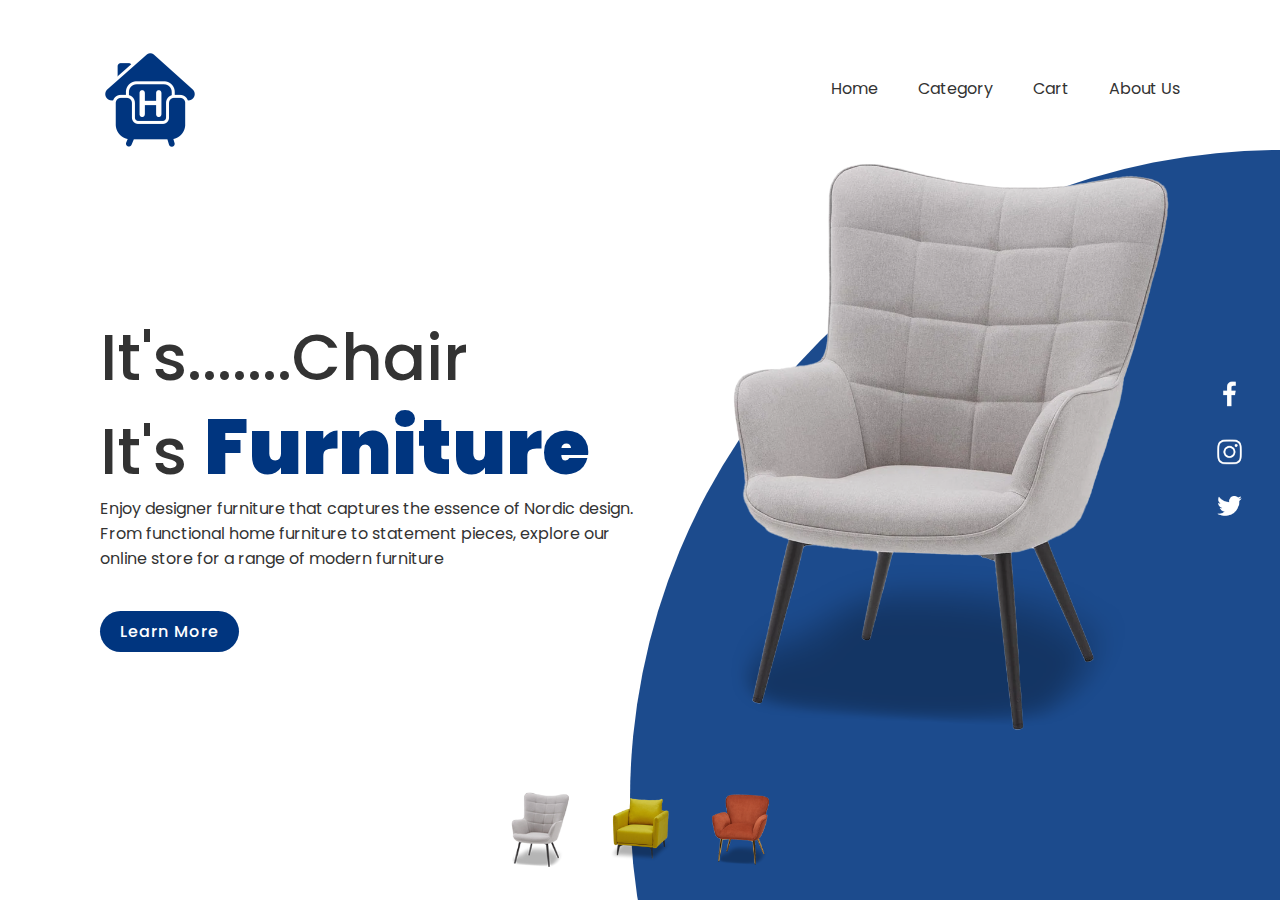
<file: htdocs/index.html>
<!DOCTYPE html>
<html lang="en">
<head>
  <meta charset="UTF-8">
  <title>Furniture</title>
  <link rel="stylesheet" href="../htdocs/css/style.css">
</head>
<body>
  <section>
    <div class="circle"></div>
    <header>
      <a href="#" class="logo"><img src="../htdocs/images/logo.png"></a>
      <ul>
        <li><a href="index.html">Home</a></li>
        <li class="dropdown">
          <a href="#">Category</a>
          <div class="dropdown-content">
            <a href="livingRoom.html">Living Room</a>
            <a href="#">Bedroom</a>
            <a href="#">Dining Room</a></li>
        <li><a href="cart.html">Cart</a></li>
        <li><a href="aboutUs.html">About Us</a></li>

      </ul>
    </header>
    <div class="content">
      <div class="textBox"><br>
        <h2>It's.......Chair<br>It's <span>Furniture</span></h2>
        <p>Enjoy designer furniture that captures the essence of Nordic design.<br> 
          From functional home furniture to statement pieces, explore our online 
          store for a range of modern furniture</p>
        <a href="#">Learn More</a>
      </div>
      <div class="imgBox">
        <img src="../htdocs/images/img1.png" class="furniture">
      </div>
    </div>
  <ul class="thumb">
      <li><img src="../htdocs/images/thumb1.png" onclick="imgSlider('../htdocs/images/img1.png')"></li>
      <li><img src="../htdocs/images/thumb2.png" onclick="imgSlider('../htdocs/images/img2.png')"></li>
      <li><img src="../htdocs/images/thumb3.png" onclick="imgSlider('../htdocs/images/img3.png')"></li>
    </ul>
    <ul class="sci">
      <li><a href="#"><img src="../htdocs/images/facebook.png"></a></li>
      <li><a href="#"><img src="../htdocs/images/instagram.png"></a></li>
      <li><a href="#"><img src="../htdocs/images/twitter.png"></a></li>
    </ul>
  </section>

  <script type="text/javascript">
    function imgSlider(anything){
      document.querySelector('.furniture').src = anything;
    }
  </script>
  
</body>
</html>
</file>
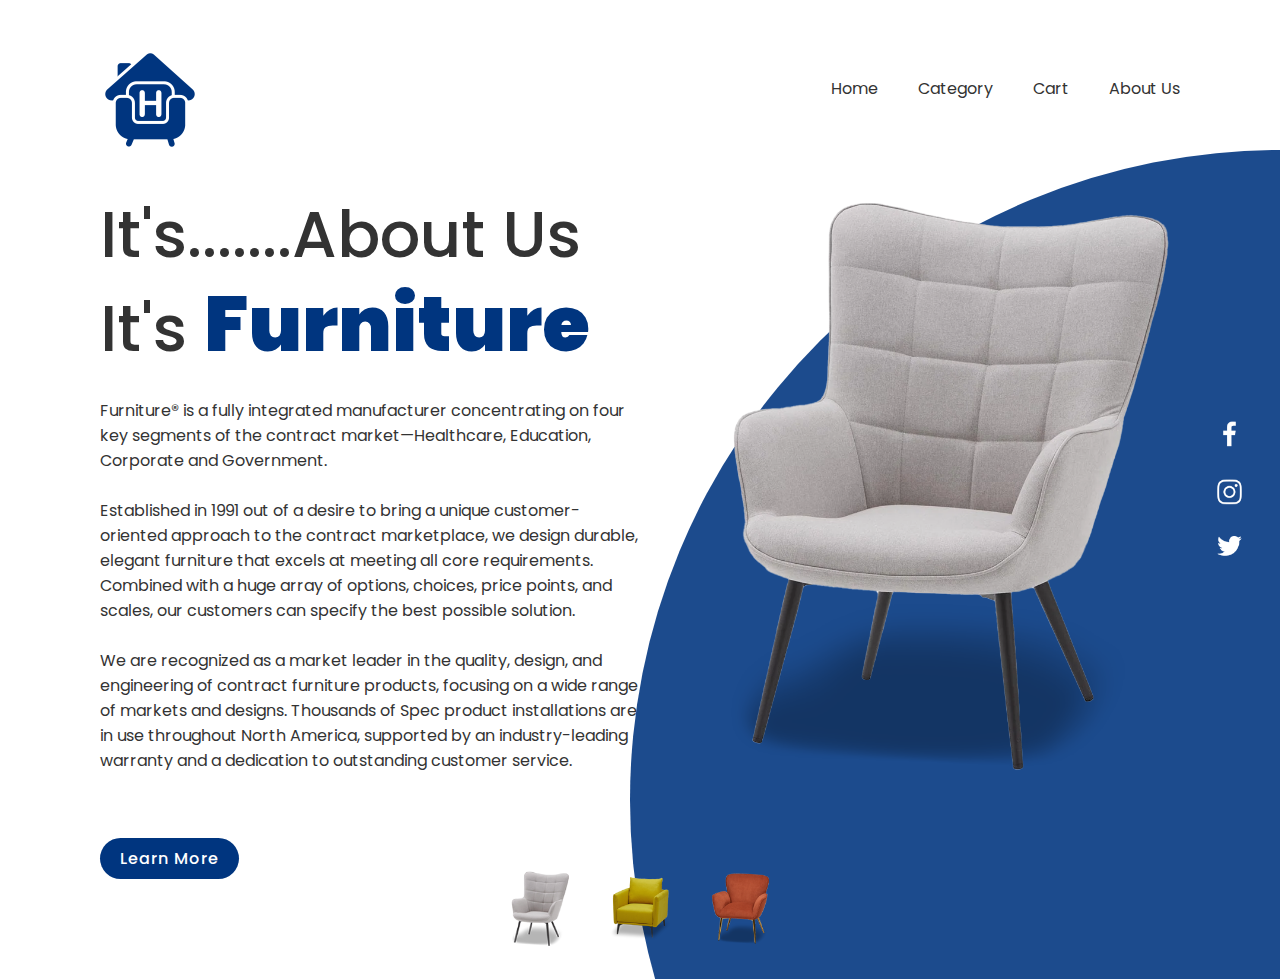
<file: htdocs/aboutUs.html>
<!DOCTYPE html>
<html lang="en">
<head>
  <meta charset="UTF-8">
  <title>Furniture</title>
  <link rel="stylesheet" href="../htdocs/css/style.css">
</head>
<body>
  <section>
    <div class="circle"></div>
    <header>
      <a href="#" class="logo"><img src="../htdocs/images/logo.png"></a>
      <ul>
        <li><a href="index.html">Home</a></li>
        <li class="dropdown">
          <a href="#">Category</a>
          <div class="dropdown-content">
            <a href="livingRoom.html">Living Room</a>
            <a href="#">Bedroom</a>
            <a href="#">Dining Room</a></li>
        <li><a href="cart.html">Cart</a></li>
        <li><a href="aboutUs.html">About Us</a></li>

      </ul>
    </header>
    <div class="content">
      <div class="textBox"><br><br>
        <h2>It's.......About Us<br>It's <span>Furniture</span></h2><br>
        <p>Furniture® is a fully integrated manufacturer concentrating on four key 
          segments of the contract market—Healthcare, Education, Corporate and Government. <br><br>

          Established in 1991 out of a desire to bring a unique customer-oriented approach to the 
          contract marketplace, we design durable, elegant furniture that excels at meeting all 
          core requirements. Combined with a huge array of options, choices, price points, and scales, 
          our customers can specify the best possible solution.<br><br>
          
          We are recognized as a market leader in the quality, design, and engineering of contract 
          furniture products, focusing on a wide range of markets and designs. Thousands of Spec 
          product installations are in use throughout North America, supported by an industry-leading 
          warranty and a dedication to outstanding customer service. <br><br>
          
          </p>
        <a href="#">Learn More</a>
      </div>
      <div class="imgBox">
        <img src="../htdocs/images/img1.png" class="furniture">
      </div>
    </div>
  <ul class="thumb">
      <li><img src="../htdocs/images/thumb1.png" onclick="imgSlider('../htdocs/images/img1.png')"></li>
      <li><img src="../htdocs/images/thumb2.png" onclick="imgSlider('../htdocs/images/img2.png')"></li>
      <li><img src="../htdocs/images/thumb3.png" onclick="imgSlider('../htdocs/images/img3.png')"></li>
    </ul>
    <ul class="sci">
      <li><a href="#"><img src="../htdocs/images/facebook.png"></a></li>
      <li><a href="#"><img src="../htdocs/images/instagram.png"></a></li>
      <li><a href="#"><img src="../htdocs/images/twitter.png"></a></li>
    </ul>
  </section>

  <script type="text/javascript">
    function imgSlider(anything){
      document.querySelector('.furniture').src = anything;
    }
  </script>
</body>
</html>
</file>
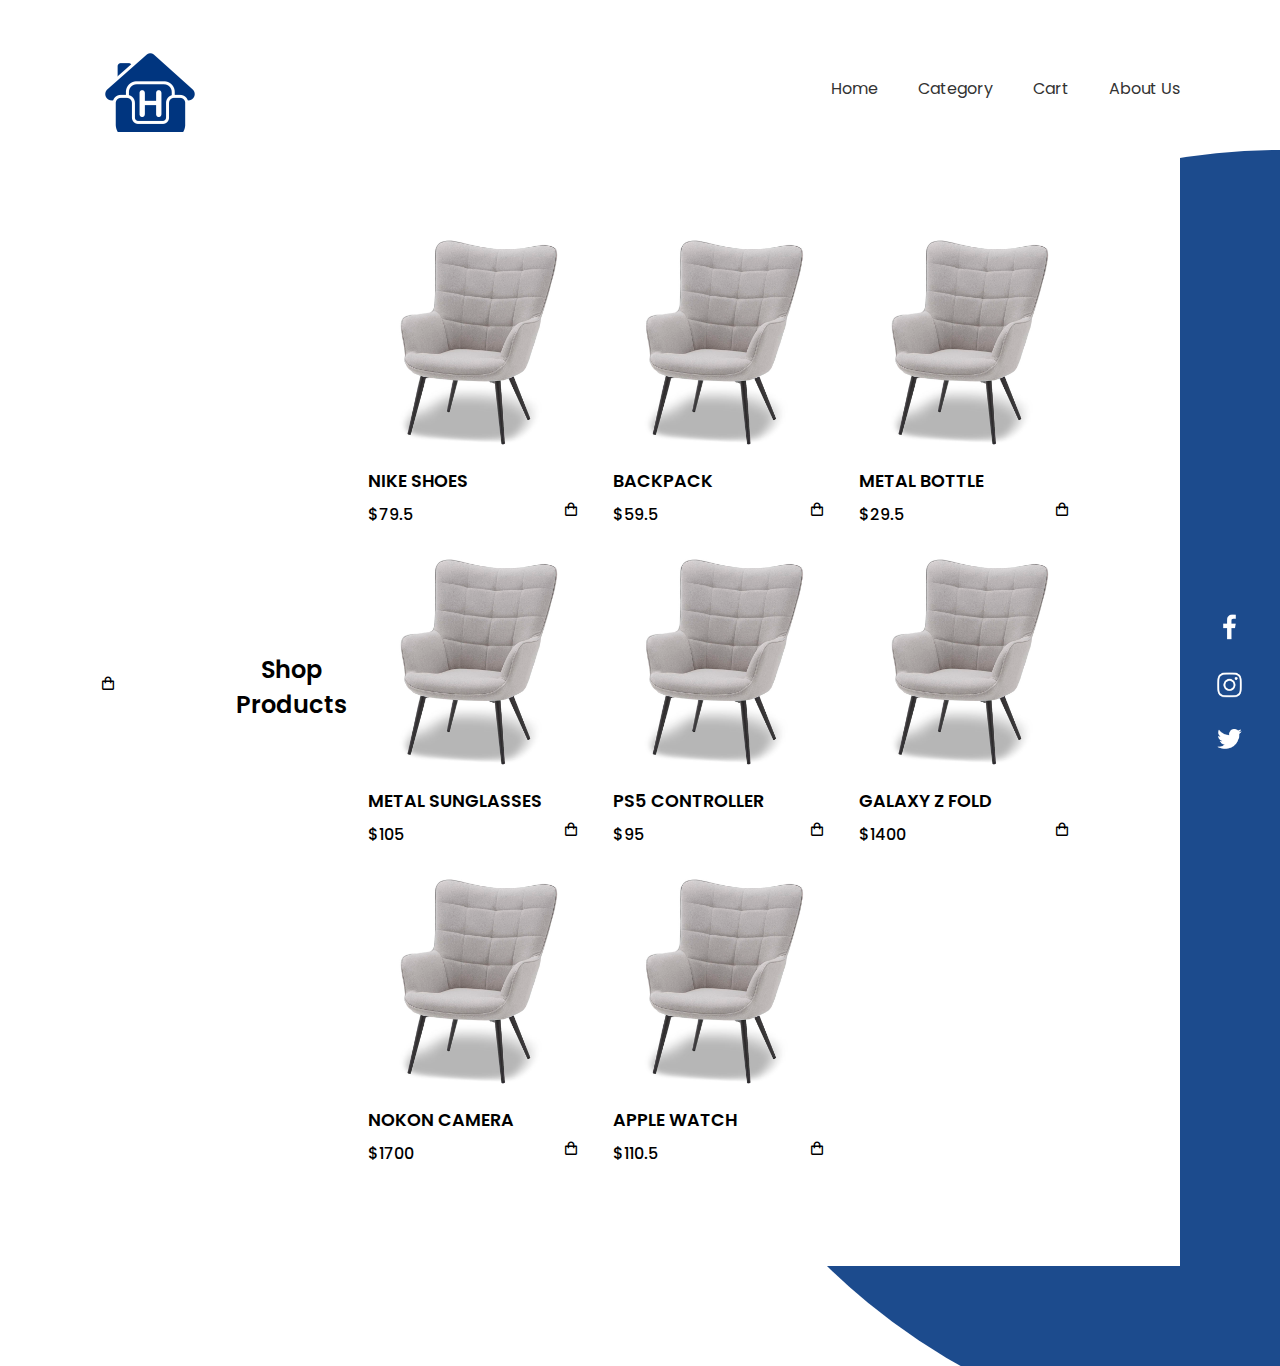
<file: htdocs/cart.html>
<!DOCTYPE html>
<html lang="en">
<head>
  <meta charset="UTF-8">
  <title>Furniture</title>
  <link href='https://unpkg.com/boxicons@2.1.2/css/boxicons.min.css' rel='stylesheet'>
  <link rel="stylesheet" href="../htdocs/css/styleCart.css">
</head>
<body>
  <section>
    <div class="circle"></div>
    <header>
      <a href="#" class="logo"><img src="../htdocs/images/logo.png"></a>
      <ul>
        <li><a href="index.html">Home</a></li>
        <li class="dropdown">
          <a href="#">Category</a>
          <div class="dropdown-content">
            <a href="livingRoom.html">Living Room</a>
            <a href="#">Bedroom</a>
            <a href="#">Dining Room</a></li>
        <li><a href="cart.html">Cart</a></li>
        <li><a href="aboutUs.html">About Us</a></li>
        
      </ul>
    </header>

                <!-- CART ICON  -->
                <i class='bx bx-shopping-bag' id="cart-icon"></i>

                <!-- CART  -->
                <div class="cart">
                    <h2 class="cart-title">Your Cart</h2>
    
                    <!-- CONTENT  -->
                    <div class="cart-content">
    
    
                    </div>
    
                    <!-- TOTAL   -->
                    <div class="total">
                        <div class="total-title">Total</div>
                        <div class="total-price">$0</div>
                    </div>
                    <!-- BUY BUTTON  -->
                    <button type="button" class="btn-buy">Buy Now</button>
                    <!-- CART CLOSE  -->
                    <i class='bx bx-x' id="cart-close"></i>
                </div>
            </div>
    
        <!-- SHOP SECTION  -->
        <section class="shop container">
          <h2 class="section-title">Shop Products</h2>
  
          <!-- CONTENT  -->
          <div class="shop-content">
              <!-- BOX 1 -->
              <div class="product-box">
                  <img src="../htdocs/images/cart/product1.jpg" alt="" class="product-img">
                  <h2 class="product-title">Nike Shoes</h2>
                  <span class="product-price">$79.5</span>
                  <i class='bx bx-shopping-bag add-cart'></i>
              </div>
              <!-- BOX 2 -->
              <div class="product-box">
                  <img src="../htdocs/images/cart/product2.jpg" alt="" class="product-img">
                  <h2 class="product-title">BACKPACK</h2>
                  <span class="product-price">$59.5</span>
                  <i class='bx bx-shopping-bag add-cart'></i>
              </div>
              <!-- BOX 3 -->
              <div class="product-box">
                  <img src="../htdocs/images/cart/product3.jpg" alt="" class="product-img">
                  <h2 class="product-title">METAL BOTTLE</h2>
                  <span class="product-price">$29.5</span>
                  <i class='bx bx-shopping-bag add-cart'></i>
              </div>
              <!-- BOX 4 -->
              <div class="product-box">
                  <img src="../htdocs/images/cart/product4.jpg" alt="" class="product-img">
                  <h2 class="product-title">METAL SUNGLASSES</h2>
                  <span class="product-price">$105</span>
                  <i class='bx bx-shopping-bag add-cart'></i>
              </div>
              <!-- BOX 5 -->
              <div class="product-box">
                  <img src="../htdocs/images/cart/product5.jpg" alt="" class="product-img">
                  <h2 class="product-title">PS5 Controller</h2>
                  <span class="product-price">$95</span>
                  <i class='bx bx-shopping-bag add-cart'></i>
              </div>
              <!-- BOX 6 -->
              <div class="product-box">
                  <img src="../htdocs/images/cart/product6.jpg" alt="" class="product-img">
                  <h2 class="product-title">Galaxy Z Fold</h2>
                  <span class="product-price">$1400</span>
                  <i class='bx bx-shopping-bag add-cart'></i>
              </div>
              <!-- BOX 7 -->
              <div class="product-box">
                  <img src="../htdocs/images/cart/product7.jpg" alt="" class="product-img">
                  <h2 class="product-title">Nokon Camera</h2>
                  <span class="product-price">$1700</span>
                  <i class='bx bx-shopping-bag add-cart'></i>
              </div>
              <!-- BOX 8 -->
              <div class="product-box">
                  <img src="../htdocs/images/cart/product8.jpg" alt="" class="product-img">
                  <h2 class="product-title">Apple Watch</h2>
                  <span class="product-price">$110.5</span>
                  <i class='bx bx-shopping-bag add-cart'></i>
              </div>
          </div>
      </section>
  
      <!-- link js  -->
      <script src="../htdocs/js/styleCart.js"></script>
  








  


    <ul class="sci">
      <li><a href="#"><img src="../htdocs/images/facebook.png"></a></li>
      <li><a href="#"><img src="../htdocs/images/instagram.png"></a></li>
      <li><a href="#"><img src="../htdocs/images/twitter.png"></a></li>
    </ul>
  </section>

  
</body>
</html>
</file>
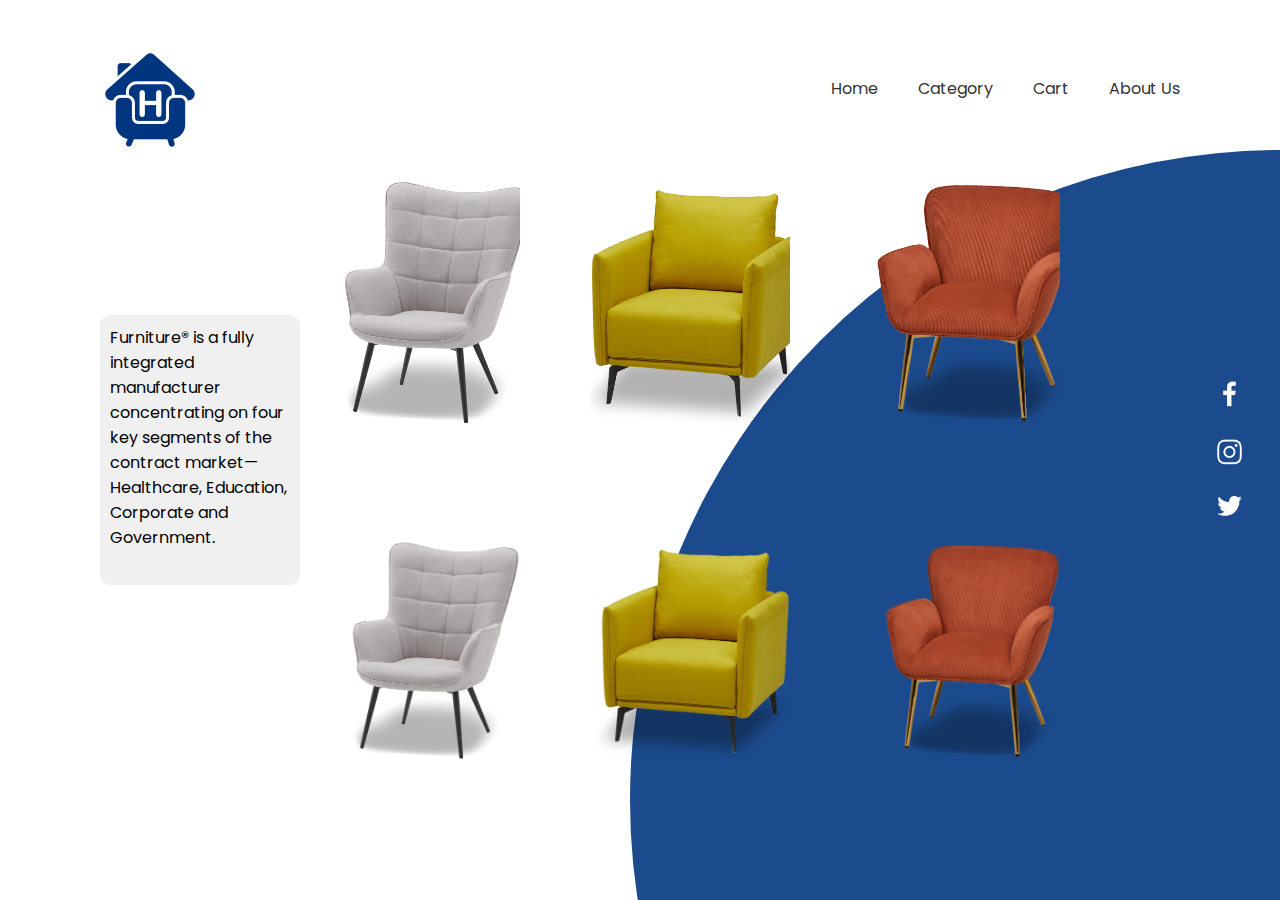
<file: htdocs/livingRoom.html>
<!DOCTYPE html>
<html lang="en">
<head>
  <meta charset="UTF-8">
  <title>Furniture</title>
  <link rel="stylesheet" href="../htdocs/css/styleGallery.css">
</head>
<body>
  <section>
    <div class="circle"></div>
    <header>
      <a href="#" class="logo"><img src="../htdocs/images/logo.png"></a>
      <ul>
        <li><a href="index.html">Home</a></li>
        <li class="dropdown">
          <a href="#">Category</a>
          <div class="dropdown-content">
            <a href="livingRoom.html">Living Room</a>
            <a href="#">Bedroom</a>
            <a href="#">Dining Room</a></li>
        <li><a href="cart.html">Cart</a></li>
        <li><a href="aboutUs.html">About Us</a></li>
        
      </ul>
    </header>

    <div class="text-box">
      <p>Furniture® is a fully integrated manufacturer concentrating on four key 
          segments of the contract market—Healthcare, Education, Corporate and Government. <br><br>
      </p>
          </div>

    
    <div class="gallery">

      <!-- Chair 1 -->
      <div class="chair-item">
        <img src="../htdocs/images/img1.png" alt="Chair 1">
        <div class="chair-name">Chair Model 1</div>

        <div class="chair-details">
          <h3>Chair Model 1</h3>
          <h5>Description</h5>
          <p>Price: $150</p>
          <button onclick="addToCart()">Add to Cart</button>
        </div>
      </div>

      <!-- Chair 2 -->
      <div class="chair-item">
        <img src="../htdocs/images/img2.png" alt="Chair 2">
        <div class="chair-details">
          <h3>Chair Model 2</h3>
          <h5>Description</h5>
          <p>Price: $200</p>
          <button onclick="addToCart()">Add to Cart</button>
        </div>
      </div>

      <!-- Chair 3 -->
      <div class="chair-item">
        <img src="../htdocs/images/img3.png" alt="Chair 1">
        <div class="chair-details">
          <h3>Chair Model 1</h3>
          <h5>Description</h5>
          <p>Price: $150</p>
          <button onclick="addToCart()">Add to Cart</button>
        </div>
      </div>

            <!-- Chair 4 -->
      <div class="chair-item">
        <img src="../htdocs/images/img1.png" alt="Chair 1">
        <div class="chair-details">
          <h3>Chair Model 1</h3>
          <h5>Description</h5>
          <p>Price: $150</p>
          <button onclick="addToCart()">Add to Cart</button>
        </div>
      </div>

      <!-- Chair 5 -->
      <div class="chair-item">
        <img src="../htdocs/images/img2.png" alt="Chair 2">
        <div class="chair-details">
          <h3>Chair Model 2</h3>
          <h5>Description</h5>
          <p>Price: $200</p>
          <button onclick="addToCart()">Add to Cart</button>
        </div>
      </div>

      <!-- Chair 6 -->
      <div class="chair-item">
        <img src="../htdocs/images/img3.png" alt="Chair 1">
        <div class="chair-details">
          <h3>Chair Model 1</h3>
          <h5>Description</h5>
          <p>Price: $150</p>
          <button onclick="addToCart()">Add to Cart</button>
        </div>
      </div>



    <ul class="sci">
      <li><a href="#"><img src="../htdocs/images/facebook.png"></a></li>
      <li><a href="#"><img src="../htdocs/images/instagram.png"></a></li>
      <li><a href="#"><img src="../htdocs/images/twitter.png"></a></li>
    </ul>
  </section>


  <script type="text/javascript">
    // Function to simulate adding to cart (replace with actual cart logic)
    function addToCart() {
      alert('Added to Cart!'); // Replace this with your actual logic
    }
  </script>


</body>
</html>
</file>
<file: htdocs/css/style.css>
@import url('https://fonts.googleapis.com/css?family=Poppins:200,300,400,500,600,700,800,900&display=swap');
*
{
    margin: 0;
    padding: 0;
    box-sizing: border-box;
    font-family: 'Poppins', sans-serif;
}

section
{
    position: relative;
    width: 100%;
    min-height: 100vh;
    padding: 100px;
    display: flex;
    justify-content: space-between;
    align-items: center;
    background: #fff;
}
header
{
    position: absolute;
    top: 0;
    left: 0;
    width: 100%;
    padding: 20px 100px;
    display: flex;
    justify-content: space-between;
    align-items: center;
}
header .logo
{
    position: relative;
    max-width: 80px;
    padding-top: 30px;

}
header ul
{
    position: relative;
    display: flex;
}
header ul li
{
    list-style: none;
}
header ul li a
{
    display: inline-block;
    color: #333;
    font-weight: 400;
    margin-left: 40px;
    text-decoration: none;
}
@media (min-width: 801px) and (max-width: 2160px) {
.content
{
    position: relative;
    width: 100%;
    display: flex;
    justify-content: space-between;
    align-items: center;
    
}
.textBox
{
    width: 60%;
    max-width: 800px;
    padding-top: 40px;
}
.content .textBox
{
    position: relative;
    max-width: 790px;
}
.content .textBox h2
{
    color: #333;
    font-size: 4em;
    line-height: 1.4em;
    font-weight: 500;
}
.content .textBox h2 span
{
    color: #00357f;
    font-size: 1.2em;
    font-weight: 900;
}
.content .textBox p
{
    color: #333;
    margin-bottom: 20px;
}
.content .textBox a
{
    display: inline-block;
    margin-top: 20px;
    padding: 8px 20px;
    background: #00357f;
    color: #fff;
    border-radius: 40px;
    font-weight: 500;
    letter-spacing: 1px;
    text-decoration: none;
}
}

@media (max-width: 800px) {
    .thumb {
      display: none; /* Hide the thumbnail images */
    }
    
    .content .imgBox {
      display: none; /* Optionally hide the main image box */
    }
    .circle{
        display: none;
    }

  }
  
.content .imgBox img
{
    max-width: 540px;
}

.thumb
{
    position: absolute;
    left: 50%;
    bottom: 20px;
    transform: translateX(-50%);
    display: flex;
}
.thumb li
{
    list-style: none;
    display: inline-block;
    margin: 0 20px;
    cursor: pointer;
    transition: 0.5s;
}
.thumb li:hover
{
    transform: translateY(-15px);
}
.thumb li img
{
    max-width: 60px;
}
.sci
{
    position: absolute;
    top: 50%;
    right: 30px;
    transform: translateY(-50%);
    display: flex;
    justify-content: center;
    align-items: center;
    flex-direction: column;
}
.sci li
{
    list-style: none;
}
.sci li a
{
    display: inline-block;
    margin: 5px 0;
    transform: scale(0.6);
    filter: invert(1);
}

.circle
{
    position: absolute;
    top: 0;
    left: 0;
    width: 100%;
    height: 100%;
    background: #00357fe3;
    clip-path: circle(650px at right 800px );
}

-------

.dropdown {
    position: relative;
  }
  
  .dropdown-content {
    display: none;
    position: absolute;
    background-color: rgba(255, 255, 255, 0.9); /* Add transparency (adjust the alpha value as needed) */
    box-shadow: 0 8px 16px rgba(0, 0, 0, 0.1);
    z-index: 1;
    border-radius: 10px; /* Rounded corners */
  }
  
  .dropdown:hover .dropdown-content {
    display: block;
  }
  
  .dropdown-content a {
    color: #333;
    padding: 12px 16px;
    text-decoration: none;
    display: flex;
    justify-content: space-between; /* Align text to the right side */
    align-items: center;
  }
  
  .dropdown-content a:hover {
    background-color: #f8f8f8;
  }
  
  ---------------
</file>
<file: htdocs/css/styleCart.css>
@import url('https://fonts.googleapis.com/css?family=Poppins:200,300,400,500,600,700,800,900&display=swap');
*
{
    margin: 0;
    padding: 0;
    box-sizing: border-box;
    font-family: 'Poppins', sans-serif;
}

section
{
    position: relative;
    width: 100%;
    min-height: 100vh;
    padding: 100px;
    display: flex;
    justify-content: flex-start;
    align-items: center;
    background: #fff;
}
header
{
    position: absolute;
    top: 0;
    left: 0;
    width: 100%;
    padding: 20px 100px;
    display: flex;
    justify-content: space-between;
    align-items: center;
}
header .logo
{
    position: relative;
    max-width: 80px;
    padding-top: 30px;

}
header ul
{
    position: relative;
    display: flex;
}
header ul li
{
    list-style: none;
}
header ul li a
{
    display: inline-block;
    color: #333;
    font-weight: 400;
    margin-left: 40px;
    text-decoration: none;
}
@media (min-width: 1px) and (max-width: 2160px) {

    


/* CART  */
.cart{
    position: fixed;
    top: 0;
    right: 0;
    right: -100%; 
    width: 360px;
    height: 100vh;
    overflow-y: auto;
    overflow-x: hidden;
    padding: 20px;
    background-color: var(--bg-color);
    box-shadow: -2px solid 4px hsl(0 4% 15% / 10%);
    border: 1px solid var(--main-color);
    transition: 1.5s;
}
.cart.active{
    right: 0;
    transition: .5s;
}
.cart-title{
    text-align: center;
    font-size: 1.5rem;
    font-weight: 600;
    margin-top: 2rem;
}
.cart-box{
    display: grid;
    grid-template-columns: 32% 50% 18%;
    align-items: center;
    gap: 1rem;
    margin-top: 1rem;
}
.cart-img{
    width: 100px;
    height: 100px;
    object-fit: contain;
    padding: 10px;
}
.detail-box{
    display: grid;
    row-gap: .5rem;
}
.cart-product-title{
    font-size: 1rem;
    text-transform: uppercase;
}
.cart-price{
    font-weight: 500;
}
.cart-quantity{
    border: 1px solid var(--text-color);
    outline-color: var(--main-color);
    width: 2.4rem;
    text-align: center;
    font-size: 1rem;
}
.cart-remove{
    font-size: 24px;
    color: var(--main-color);
    cursor: pointer;
}
.total{
    display: flex;
    justify-content: flex-end;
    margin-top: 1.5rem;
    border-top: 1px solid var(--text-color);
}
.total-title{
    font-size: 1rem;
    font-weight: 600;
}
.total-price{
    margin-left: .5rem;
}
.btn-buy{
    display: flex;
    margin: 1.5rem auto 0 auto;
    padding: 12px 20px;
    border: none;
    background-color: var(--sec-color);
    color: var(--bg-color);
    font-size: 1rem;
    font-weight: 500;
    cursor: pointer;
}
.btn-buy:hover{
    background-color: var(--text-color);
}
#cart-close{
    position: absolute;
    top: 1rem;
    right: .8rem;
    font-size: 2rem;
    color: var(--text-color);
    cursor: pointer;
}

/* SHOP SECTION  */
.shop{
    margin-top: 2rem;
}
.section-title{
    font-style: 1.5rem;
    font-weight: 600;
    text-align: center;
    margin-bottom: 1.5rem;
}
.shop-content{
    display: grid;
    grid-template-columns: repeat(auto-fit, minmax(220px, auto));
    gap: 1.5rem;
}
.product-box{
    position: relative;
}
.product-box:hover{
    padding: 10px;
    border: 1px solid var(--text-color);
    transition: .4s;
}
.product-img{
    width: 100%;
    aspect-ratio: 1/1;
    object-fit: cover;
    margin-bottom: .5rem;
}
.product-title{
    font-size: 1.1rem;
    font-weight: 600;
    text-transform: uppercase;
    margin-bottom: .5rem;
}
.product-price{
    font-weight: 500;
}
.add-cart{
    position: absolute;
    bottom: 0;
    right: 0;
    background-color: var(--text-color);
    color: var(--bg-color);
    padding: 10px;
    cursor: pointer;
}
.add-cart:hover{
    background-color: hsl(249, 32%, 17%);
}





    
}

/* @media (max-width: 800px) {
    

} */
  

.sci
{
    position: absolute;
    top: 50%;
    right: 30px;
    transform: translateY(-50%);
    display: flex;
    justify-content: center;
    align-items: center;
    flex-direction: column;
}
.sci li
{
    list-style: none;
}
.sci li a
{
    display: inline-block;
    margin: 5px 0;
    transform: scale(0.6);
    filter: invert(1);
}

.circle
{
    position: absolute;
    top: 0;
    left: 0;
    width: 100%;
    height: 100%;
    background: #00357fe3;
    clip-path: circle(650px at right 800px );
}

-------

.dropdown {
    position: relative;
  }
  
  .dropdown-content {
    display: none;
    position: absolute;
    background-color: rgba(255, 255, 255, 0.9); /* Add transparency (adjust the alpha value as needed) */
    box-shadow: 0 8px 16px rgba(0, 0, 0, 0.1);
    z-index: 1;
    border-radius: 10px; /* Rounded corners */
  }
  
  .dropdown:hover .dropdown-content {
    display: block;
  }
  
  .dropdown-content a {
    color: #333;
    padding: 12px 16px;
    text-decoration: none;
    display: flex;
    justify-content: space-between; /* Align text to the right side */
    align-items: center;
  }
  
  .dropdown-content a:hover {
    background-color: #f8f8f8;
  }
  
  ---------------
</file>
<file: htdocs/css/styleGallery.css>
@import url('https://fonts.googleapis.com/css?family=Poppins:200,300,400,500,600,700,800,900&display=swap');
*
{
    margin: 0;
    padding: 0;
    box-sizing: border-box;
    font-family: 'Poppins', sans-serif;
}

section
{
    position: relative;
    width: 100%;
    min-height: 100vh;
    padding: 100px;
    display: flex;
    justify-content: flex-start;
    align-items: center;
    background: #fff;
}
header
{
    position: absolute;
    top: 0;
    left: 0;
    width: 100%;
    padding: 20px 100px;
    display: flex;
    justify-content: space-between;
    align-items: center;
}
header .logo
{
    position: relative;
    max-width: 80px;
    padding-top: 30px;

}
header ul
{
    position: relative;
    display: flex;
}
header ul li
{
    list-style: none;
}
header ul li a
{
    display: inline-block;
    color: #333;
    font-weight: 400;
    margin-left: 40px;
    text-decoration: none;
}
@media (min-width: 1px) and (max-width: 2160px) {
  
  
  .gallery {
    display: grid;
      grid-template-columns: repeat(3, 1fr); 
      gap: 30px; 
  }

  .chair-item {
    position: relative;
    width: 200px;
    height: auto;
    margin: 20px;
    margin-top: 60px;
    overflow: hidden;
    border-radius: 10px;
    cursor: pointer;
    transition: transform 0.3s ease-in-out;
  }

  .chair-item:hover {
    transform: scale(1.05);
  }

  .chair-item img {
    width: 100%;
    height: 100%;
    object-fit: cover;
  }

  .chair-details {
    position: absolute;
    top: 0;
    left: 0;
    width: 100%;
    height: 100%;
    display: flex;
    flex-direction: column;
    justify-content: center;
    align-items: center;
    text-align: center;
    background: rgba(0, 0, 0, 0.7);
    color: white;
    opacity: 0;
    transition: opacity 0.3s ease-in-out;
  }

  .chair-item:hover .chair-details {
    opacity: 1;
  }      

  .text-box {
    max-width: 200px; /* Set the maximum width of the text box */
    background-color: #f0f0f0; /* Add a background color to the text box */
    padding: 10px; /* Add padding for spacing inside the text box */
    border-radius: 10px; /* Add border-radius for rounded corners */
  }
  
  
}

/* @media (max-width: 800px) {
    

} */
  

.sci
{
    position: absolute;
    top: 50%;
    right: 30px;
    transform: translateY(-50%);
    display: flex;
    justify-content: center;
    align-items: center;
    flex-direction: column;
}
.sci li
{
    list-style: none;
}
.sci li a
{
    display: inline-block;
    margin: 5px 0;
    transform: scale(0.6);
    filter: invert(1);
}

.circle
{
    position: absolute;
    top: 0;
    left: 0;
    width: 100%;
    height: 100%;
    background: #00357fe3;
    clip-path: circle(650px at right 800px );
}

-------

.dropdown {
    position: relative;
  }
  
  .dropdown-content {
    display: none;
    position: absolute;
    background-color: rgba(255, 255, 255, 0.9); /* Add transparency (adjust the alpha value as needed) */
    box-shadow: 0 8px 16px rgba(0, 0, 0, 0.1);
    z-index: 1;
    border-radius: 10px; /* Rounded corners */
  }
  
  .dropdown:hover .dropdown-content {
    display: block;
  }
  
  .dropdown-content a {
    color: #333;
    padding: 12px 16px;
    text-decoration: none;
    display: flex;
    justify-content: space-between; /* Align text to the right side */
    align-items: center;
  }
  
  .dropdown-content a:hover {
    background-color: #f8f8f8;
  }
  
  ---------------
</file>
